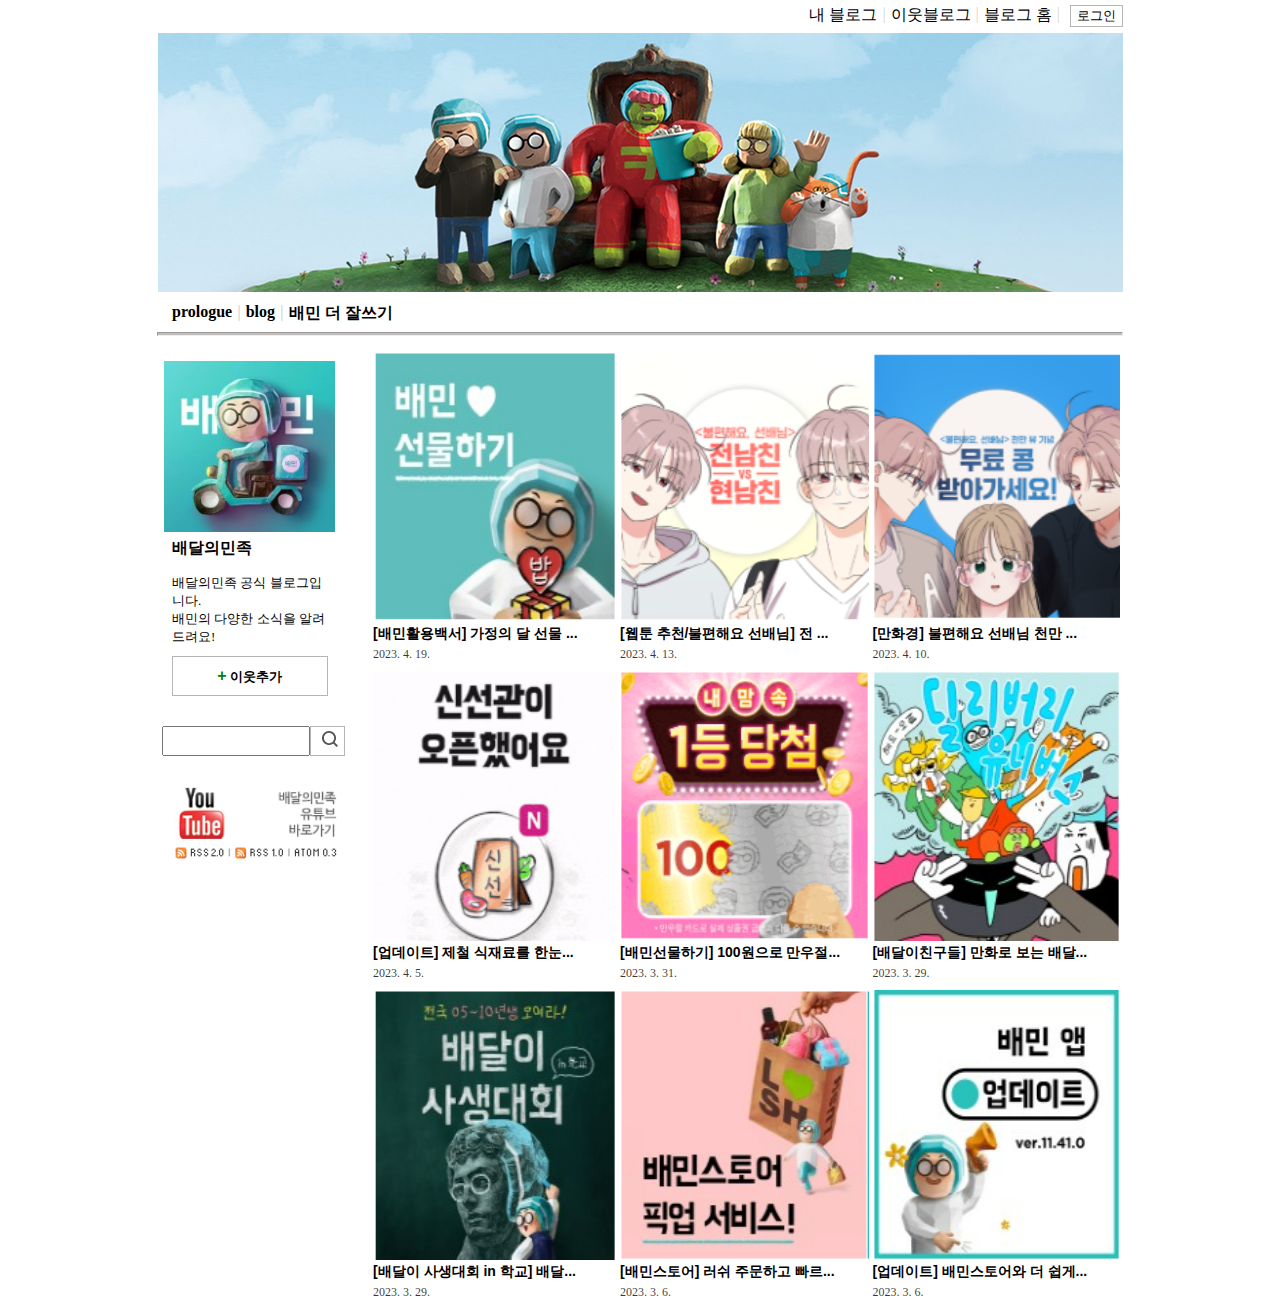
<file: blog.html>
<!DOCTYPE html>
<html lang="en">
<head>
    <meta charset="UTF-8">
    <meta http-equiv="X-UA-Compatible" content="IE=edge">
    <meta name="viewport" content="width=device-width, initial-scale=1.0">
    <meta name="description" content="배달의민족 공식블로그입니다. 배민의 다양한 소식을 알려드려요!">
    <title>배달의민족 : 네이버 블로그</title>
    <link rel="stylesheet" href="blogstyle.css">
</head>

<body>
    <h1>배달의 민족</h1>
    <ul>
        <li>내 블로그</li><span>|</span>
        <li>이웃블로그</li><span>|</span>
        <li>블로그 홈</li><span>|</span>
        <button type="button" style="margin-left: 10px;">로그인</button>
    </ul>
    <img src="baemin.png" alt="배달의 민족 캐릭터 가족사진">
    <ul class="menu">
        <li>prologue</li><span>|</span>
        <li>blog</li><span>|</span>
        <li>배민 더 잘쓰기</li>
    </ul>
    <hr style="background-color: rgb(194, 189, 189); height: 2px;">
    <div style="display: flex;">
        <figure style="margin-left: 0px;">
            <img src="profile.png" alt="배달의 민족 캐릭터 단독사진"; style="margin-left: 5px;">
            <figcaption style="margin-left: 15px; margin-bottom: 15px; font-weight: bolder;">배달의민족</figcaption>
            <p>배달의민족 공식 블로그입니다.</p>
            <p>배민의 다양한 소식을 알려드려요!</p>
            <button type="button" class="add"><span style="color: green; font-size: 16px;">+</span> 이웃추가</button>
            <div style="display: flex; width: 100%; margin-top: 30px;">
                <input type="text" aria-label="Search" style="width: 140px; margin-left: 5px;">
                <button type="button" style="width: 20%; height: 30px;"><img src="search.png" alt="돋보기"></button>
            </div>
            <button type="button" onClick="window.open('https://www.youtube.com/channel/UC_q3OgvzbVrHhII7N9Uetfw')" style="margin-left: 5px; margin-top: 20px; border: 0px;"><img src="youtube.png" alt="배달의 민족 유튜브" width="180px"></button>
        </figure>
        <table style="width: 100%;">
            <tr>
                <td><button type="button"><img src="1.png" alt="posting1" class="posting">[배민활용백서] 가정의 달 선물 ...</button>2023. 4. 19.</td>
                <td><button type="button"><img src="2.png" alt="posting2" class="posting">[웹툰 추천/불편해요 선배님] 전 ...</button>2023. 4. 13.</td>
                <td><button type="button"><img src="3.png" alt="posting3" class="posting">[만화경] 불편해요 선배님 천만 ...</button>2023. 4. 10.</td>
            </tr>
            <tr>
                <td><button type="button"><img src="4.png" alt="posting4" class="posting">[업데이트] 제철 식재료를 한눈...</button>2023. 4. 5.</td>
                <td><button type="button"><img src="5.png" alt="posting5" class="posting">[배민선물하기] 100원으로 만우절...</button>2023. 3. 31.</td>
                <td><button type="button"><img src="6.png" alt="posting6" class="posting">[배달이친구들] 만화로 보는 배달...</button>2023. 3. 29.</td>
            </tr>
            <tr>
                <td><button type="button"><img src="7.png" alt="posting7" class="posting">[배달이 사생대회 in 학교] 배달...</button>2023. 3. 29.</td>
                <td><button type="button"><img src="8.png" alt="posting8" class="posting">[배민스토어] 러쉬 주문하고 빠르...</button>2023. 3. 6.</td>
                <td><button type="button"><img src="9.png" alt="posting9" class="posting">[업데이트] 배민스토어와 더 쉽게...</button>2023. 3. 6.</td>
            </tr>
        </table>
    </div>

</body>
</html>
</file>
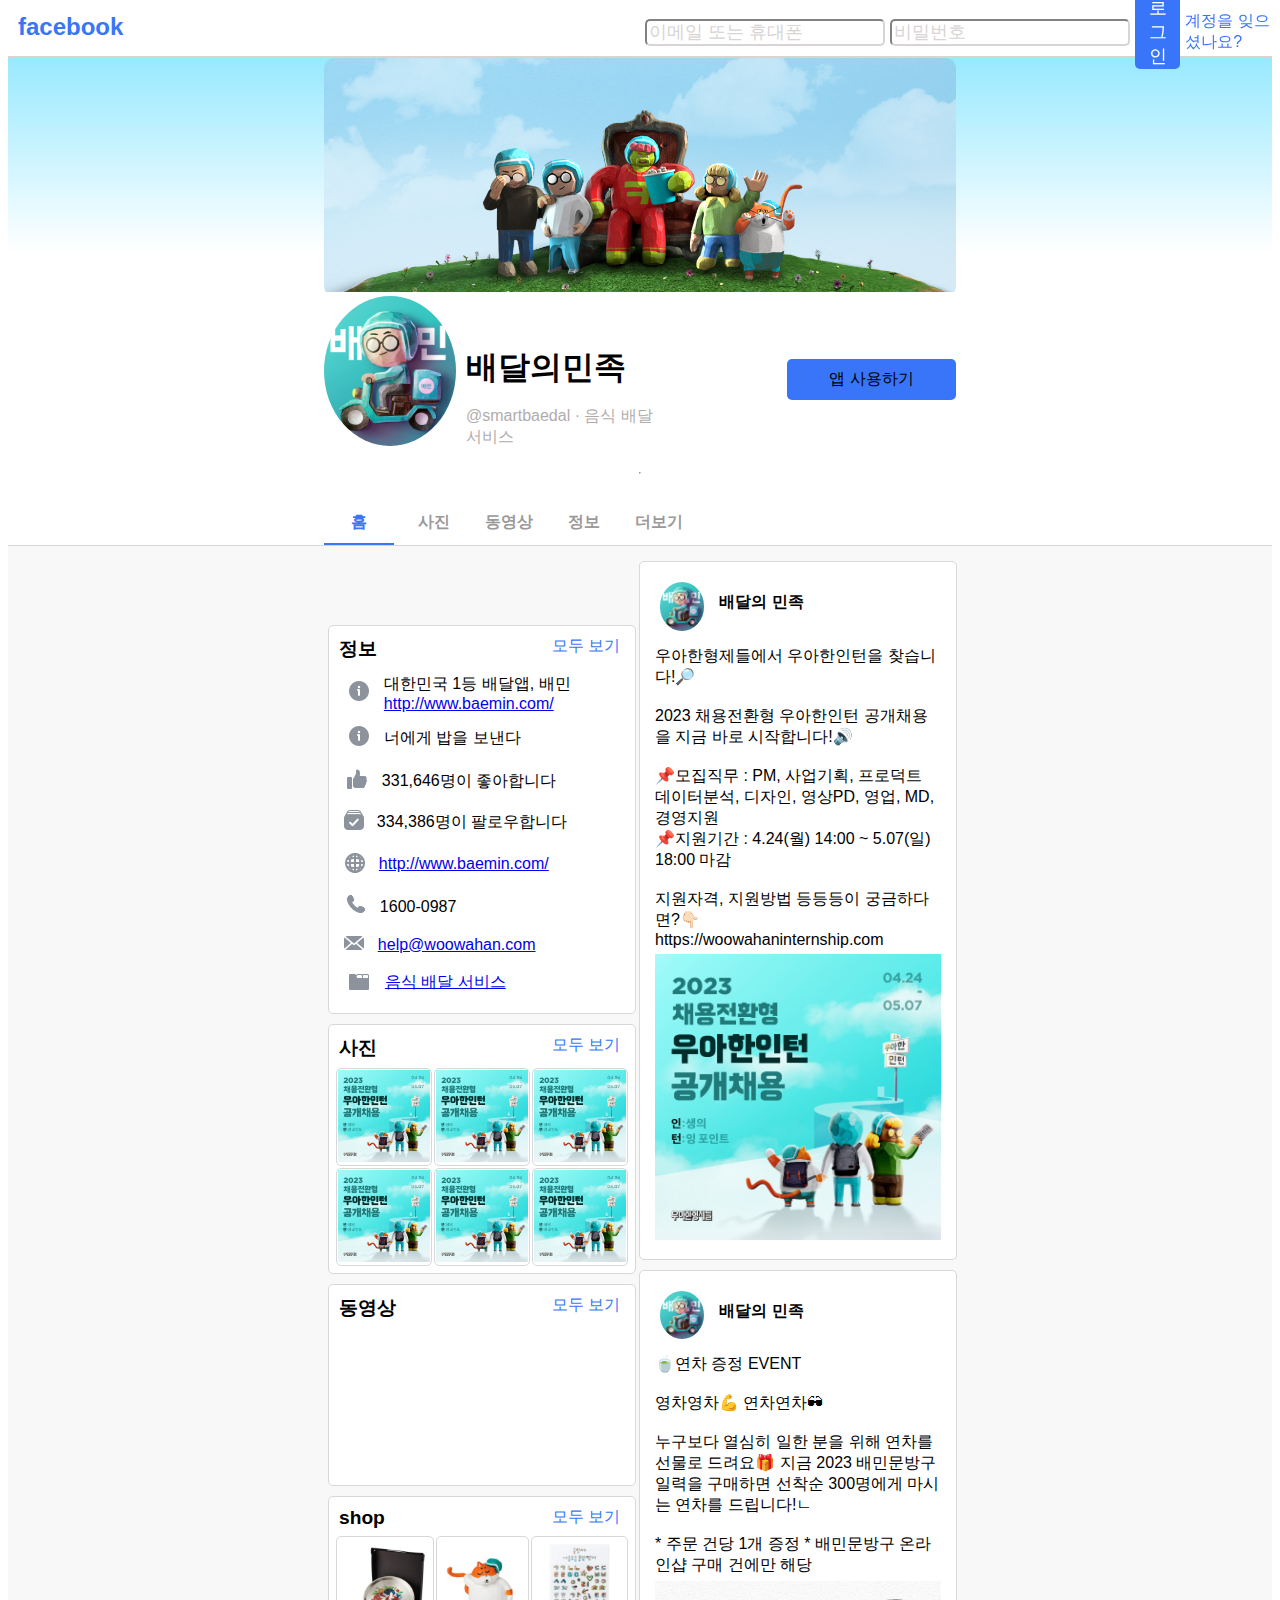
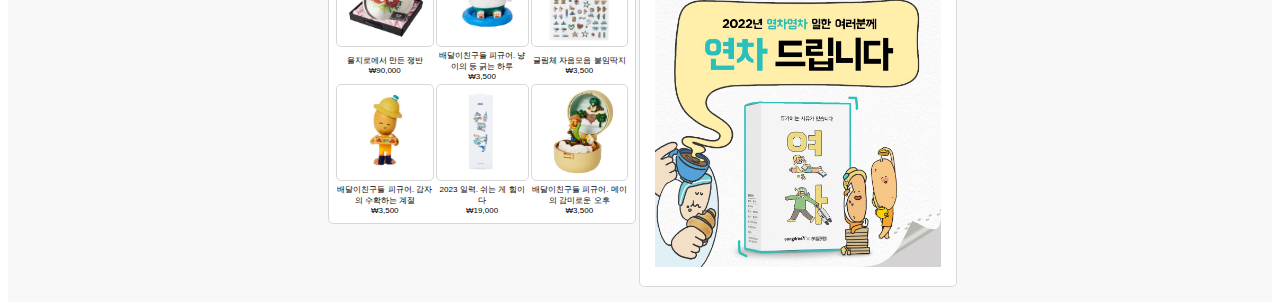
<file: facebook.html>
<!DOCTYPE html>
<html lang="en">
<head>
    <meta charset="UTF-8">
    <meta http-equiv="X-UA-Compatible" content="IE=edge">
    <meta name="viewport" content="width=device-width, initial-scale=1.0">
    <title>배달의민족-홈|Facebook</title>
    <link rel="stylesheet" href="facebook.css">
</head>
<body>
    <div class="header">
        <div id="facebook-title">facebook</div>
        <form>
            <input type="text" id="id" name="loginId" value="이메일 또는 휴대폰">
            <input type="text" id="password" name="loginPassword" value="비밀번호">
            <button style="background:#3875f8" type="submit">로그인</button>
            <p>계정을 잊으셨나요?</p>
        </form>
    </div>
    <main>
        <div id="banner-div">
            <img id="banner" src="media/facebook_img1.png" alt="배달이 친구어들이 한줄로 서있다">
        </div>
        <div class="profile-main">
            <div id="profile-div">
                <img class="profile" src="media/facebook_img2.png" alt="배민이 증명사진 모습">
            </div>

            <div class="name-explain">
                <p id="name">배달의민족</p>
                <p id="explain">@smartbaedal  · 음식 배달 서비스</p>
            </div>

           
            <button id="profile-button" style="background:#3875f8">앱 사용하기</button>
        </div>

        <hr>

        <div class="list">
            <div id="selected">홈</div>
            <div>사진</div>
            <div>동영상</div>
            <div>정보</div>
            <div>더보기</div>
        </div>
    </main>

    <section>
        <div class="section-div">
            <article>
                <div>
                    <div class="article-title">
                        <div class="article-name">정보</div> 
                        <div class="article-same">모두 보기</div>
                    </div> 
                    <div class="info">
                        <div class="info-g">
                            <div><img src="media/facebook_img4.png"></div>
                            <div class="info-g-r">대한민국 1등 배달앱, 배민<br><a href="http://www.baemin.com/">http://www.baemin.com/</a></div>
                        </div>
                        <div class="info-g">
                            <div><img src="media/facebook_img4.png"></div>
                            <div class="info-g-r">너에게 밥을 보낸다</div>
                        </div>
                        <div class="info-g">
                            <div><img src="media/facebook_img5.png"></div>
                            <div class="info-g-r">331,646명이 좋아합니다</div>
                        </div>
                        <div class="info-g">
                            <div><img src="media/facebook_img6.png"></div>
                            <div class="info-g-r">334,386명이 팔로우합니다</div>
                        </div>
                        <div class="info-g">
                            <div><img src="media/facebook_img10.png"></div>
                            <div class="info-g-r"><a href="http://www.baemin.com/">http://www.baemin.com/</a></div>
                        </div>
                        <div class="info-g">
                            <div><img src="media/facebook_img7.png"></div>
                            <div class="info-g-r">1600-0987</div>
                        </div>
                        <div class="info-g">
                            <div><img src="media/facebook_img8.png"></div>
                            <div class="info-g-r"><a href="help@woowahan.com">help@woowahan.com</a></div>
                        </div>
                        <div class="info-g">
                            <div><img src="media/facebook_img9.png"></div>
                            <div class="info-g-r"><a href="https://www.facebook.com/pages/category/food-delivery-service/">음식 배달 서비스</a></div>
                        </div>
                    </div>
                
                </div>
                <div>
                    <div class="article-title">
                        <div class="article-name">사진</div> 
                        <div class="article-same">모두 보기</div>
                    </div> 
                    <table> 
                        <tr>
                            <td class="td-img"><img src="media/facebook_img3.jpg" width="100%"></td>
                            <td class="td-img"><img src="media/facebook_img3.jpg" width="100%"></td>
                            <td class="td-img"><img src="media/facebook_img3.jpg" width="100%"></td>
                        </tr>
                        <tr>
                            <td class="td-img"><img src="media/facebook_img3.jpg" width="100%"></td>
                            <td class="td-img"><img src="media/facebook_img3.jpg" width="100%"></td>
                            <td class="td-img"><img src="media/facebook_img3.jpg" width="100%"></td>
                        </tr>
                    </table>
                </div>
                <div>
                    <div class="article-title">
                        <div class="article-name">동영상</div> 
                        <div class="article-same">모두 보기</div>
                    </div> 
                    <div>
                        <iframe src="https://www.youtube.com/embed/UeiXoz89XuM" frameborder="0" width="100%"></iframe>
                    </div>
                </div>
                <div>
                    <div class="article-title">
                        <div class="article-name">shop</div> 
                        <div class="article-same">모두 보기</div>
                    </div> 
                    <table> 
                        <tr>
                            <td class="td-img"><img src="media/facebook_shop1.png" width="100%" alt="을지로에서 만든 쟁반"></td>
                            <td class="td-img"><img src="media/facebook_shop2.png" width="100%" alt="배달이친구들 피규어. 냥이의 등 긁는 하루"></td>
                            <td class="td-img"><img src="media/facebook_shop3.png" width="100%" alt="글림체 자음모음 붙임딱지"></td>
                        </tr>
                        <tr>
                            <td>을지로에서 만든 쟁반<br>₩90,000</td>
                            <td>배달이친구들 피규어. 냥이의 등 긁는 하루<br>₩3,500</td>
                            <td>글림체 자음모음 붙임딱지<br>₩3,500</td>
                        </tr>
                        <tr>
                            <td class="td-img"><img src="media/facebook_shop4.png" width="100%" alt="배달이친구들 피규어. 감자의 수확하는 계절"></td>
                            <td class="td-img"><img src="media/facebook_shop5.png" width="100%" alt="2023 일력. 쉬는 게 힘이다"></td>
                            <td class="td-img"><img src="media/facebook_shop6.png" width="100%" alt="배달이친구들 피규어. 메이의 감미로운 오후"></td>
                        </tr>
                        <tr>
                            <td>배달이친구들 피규어. 감자의 수확하는 계절<br>₩3,500</td>
                            <td>2023 일력. 쉬는 게 힘이다<br>₩19,000</td>
                            <td>배달이친구들 피규어. 메이의 감미로운 오후<br>₩3,500</td>
                        </tr>
                    </table>
                </div>
            
            </article>
            <aside>
                <div>
                    <div class="card-title">
                        <div class="card-div">
                            <img class="profile" src="media/facebook_img2.png" alt="배민이 증명사진 모습">
                        </div>
                        <div class="card-name">배달의 민족</div> 
                    </div> 
                    <div class="card-r">
                       우아한형제들에서 우아한인턴을 찾습니다!🔎<br></br>2023 채용전환형 우아한인턴 공개채용을 지금 바로 시작합니다!🔊<br></br>📌모집직무 : PM, 사업기획, 프로덕트 데이터분석, 디자인, 영상PD, 영업, MD, 경영지원 <br>📌지원기간 : 4.24(월) 14:00 ~ 5.07(일) 18:00 마감<br></br>지원자격, 지원방법 등등등이 궁금하다면?👇🏻<br>https://woowahaninternship.com</div>
                    <div class="card-img">
                        <img src="media/facebook_img3.jpg" style="height: auto; width: 100%;"alt="우아한 인턴 공개 채용">
                    </div>
                </div>
                <div>
                    <div class="card-title">
                        <div class="card-div">
                            <img class="profile" src="media/facebook_img2.png" alt="배민이 증명사진 모습">
                        </div>
                        <div class="card-name">배달의 민족</div>
                    </div> 
                    <div class="card-r">
                        🍵연차 증정 EVENT <br></br>영차영차💪 연차연차🕶<br></br>누구보다 열심히 일한 분을 위해 연차를 선물로 드려요🎁 지금 2023 배민문방구 일력을 구매하면 선착순 300명에게 마시는 연차를 드립니다!ㄴ<br></br>* 주문 건당 1개 증정 * 배민문방구 온라인샵 구매 건에만 해당</div>
                    <div class="card-img">
                        <img src="media/facebook_img11.jpeg" style="height: auto; width: 100%; "alt="연차 드립니다">
                    </div>
                </div>
            </aside>
        </div>
    </section>
</body>
</html>
</file>
<file: blogstyle.css>
/* body의 width를 제한하고 가운데로 오게함 */
body {
    margin: 0 auto;
    flex-wrap: wrap;
    width: 966px;
}

h1 {
    display: none;
}

ul {
    display: flex;
    justify-content: flex-end;
    list-style: none;
    padding-left: 0;
    margin-top: 5px;
    margin-bottom: 5px;
}

li {
    float: left;
    margin-left: 5px;
    margin-right: 5px;
    cursor:pointer;
}

li:hover {
    color: orange;
    text-decoration: underline;
}

span {
    color: rgba(109, 103, 103, 0.301);
}

.menu {
    margin-left: 10px;
    justify-content: flex-start;
    font-weight: bolder;
}

button {
    border: 1px solid rgba(104, 100, 100, 0.486);
    background-color: white;
    cursor:pointer;
}

figure {
    width: 173px;

}

p {
    margin-left: 15px;
    margin-top: 0px;
    margin-bottom: 0px;
    font-size: 13px;
}

.add {
    margin-top: 10px;
    margin-left: 15px;
    width: 90%;
    height: 40px;
    font-weight: bolder;
}

td button{
    width: 100%;
    font-size: 14px;
    font-weight: bolder;
    border: 0px;
    height: 300px;
    text-align: left;
    padding: 0px;
}

td button:hover{
    text-decoration: underline;
}

.posting {
    width: 100%;
    height: 270px;
}

td {
    font-size: 12px;
    color: rgba(0, 0, 0, 0.781);
}
</file>
<file: facebook.css>
html {
    font-family:"lucida grande",tahoma,verdana,arial,sans-serif;
    font-size: 16px;
    width: 100%;
    height: 100%;
}

.header {
    display: inline-flex;
    width: 100%;
    border-bottom: solid #d8d4d4 2px;

    /* 스크롤해도 상단에 고정 */
    background: #ffffff;
    Position: sticky;
    top:0px;
    height: 3rem;
    justify-content:center;
    align-items: center;

}

.header>*{
    width: 100%;
    display: inline-flex;
    justify-content:center;
    align-items: center;
}

.header>form {
    justify-content: flex-end;

}

form>button {
    font-size: large;
    border:none;
    border-radius: 5px;
    margin-right:5px;
    color: #ffffff;
}

form>input {
    color: #d8d4d4;
    font-size: large;
    border-color: #d8d4d4;
    border-radius: 5px;
    margin-right: 5px;
    
}

form>p {
    font-size: medium;
    color: #3875f8;
}

#facebook-title {
    padding-bottom: 10px;
    padding-left: 10px;
    font-size: 1.5rem;
    color: #3875f8 ;
    font-weight: bold;
    justify-content: flex-start;
}

main{
    width: 100%;
    display: flex;
    justify-content: center;
    flex-direction:column;
    align-items: center;
    border-bottom: solid #d8d4d4 1px;

    /* 배경 그라데이션: %로 비율 지정 */
    background: linear-gradient(#98e9ff, #ffffff 40%);

}

#banner-div {
    width: 50%;
    height: 50%;
    border-radius: 10px;
    overflow: hidden;
}

.profile-main {
    width: 50%;
    height: 50%;
    display: inline-flex;
    background-color: #ffffff;
}

#profile-div {
    width: 150px;
    height: 150px; 
    border-radius: 70%;
    overflow: hidden;
}

#banner, .profile {
    width: 100%;
    height: 100%;
    object-fit: cover;
}

.name-explain{
    padding-left: 10px;
    padding-top: 50px;
    margin-right: 20%;
    width: 35%;
    display: inline-flexbox;
}

#name {
    font-weight: bold;
    font-size: 2rem;
    margin: 0px;
}

#explain {
    color: #b1acac;
}

#profile-button{
    font-size: inherit;
    width: 30%;
    height:max-content;
    padding: 10px;
    border:none;
    border-radius: 5px;
    margin-top: 10%;
}

.list {
    margin-top: 20px;
    margin-bottom: 0px;
    width: 50%;
    height: 50%;
    display: inline-flex;
    align-content: flex-end;
}

.list>* {
    width: 50px;
    text-align: center;
    padding: 10px;
    margin-right: 5px;
    margin-bottom: 0px;
    color: #9b9999;
    font-weight: bold;
}

.list>*:hover{
    color: #3875f8;
    border-bottom: solid #3875f8 2px;
}

#selected{
    color: #3875f8;
    border-bottom: solid #3875f8 2px;
}

section {
    background-color: #f8f8f9;
    width: 100%;
    display: inline-flex;
    align-items: center;
    justify-content: center;
}

.section-div {
    width: 50%;
    display: inline-flex;
    align-items: center;
    justify-content: center;

}

article {
    justify-content: center;
    align-items: center;
    width: 100%;
    display: flex;
    flex-direction:column;
    margin: 10px;
    
}

article>div {
    width: 100%;
    height: 100%;
    border: solid #f2f2f2 1px;
    border-radius: 5px;
    margin: 5px;
    padding: 5px;
    background-color: #ffffff;
    border: solid #d8d8d8 1px;
    border-radius: 5px;
}

aside {
    justify-content: center;
    align-items: center;
    width: 100%;
    display: flex;
    flex-direction:column;
    margin: 10px;

}

aside>div {
    width: 100%;
    height: 100%;
    border: solid #3875f8 5px;
    margin: 5px;
    padding: 10px;
    display: inline;
    justify-content: center;
    align-items: center;
    background-color: #ffffff;
    border: solid #d8d8d8 1px;
    border-radius: 5px;
}

.card-title {
    width: 100%;
    display: inline-flex;
}

.card-div {
    width: 15%;
    margin: 10px;
    border-radius: 70%;
    overflow: hidden;
    justify-content: flex-start;
}

.card-name {
    margin: 5px;
    margin-top: 20px;
    width: max-content;
    justify-content: right;
    font-weight: bold;
}

.card-r {
    margin: 5px;
}
.card-img {
    margin: 5px;
}

.article-title{
    margin: 5px;
    width: 100%;
    display: inline-flex;
    justify-content: space-between;
}

.article-name {
    font-size: larger;
    font-weight: bold;
}

.article-same {
    padding-right: 15px;
    color: #3875f8;
}

.info {
    margin: 5px;
}

.info>div {
    margin: 1%;
}

.info-g {
    width: 100%;
    display: inline-flex;
    align-items: center;
}

.info-g>img {
    width: 10%;
}

.info-g-r {
    margin-left: 10px;
}

td {
    font-size: 0.5rem;
    text-align: center;
}

.td-img {
    border: solid #d8d8d8 1px;
    border-radius: 5px;
}
</file>
